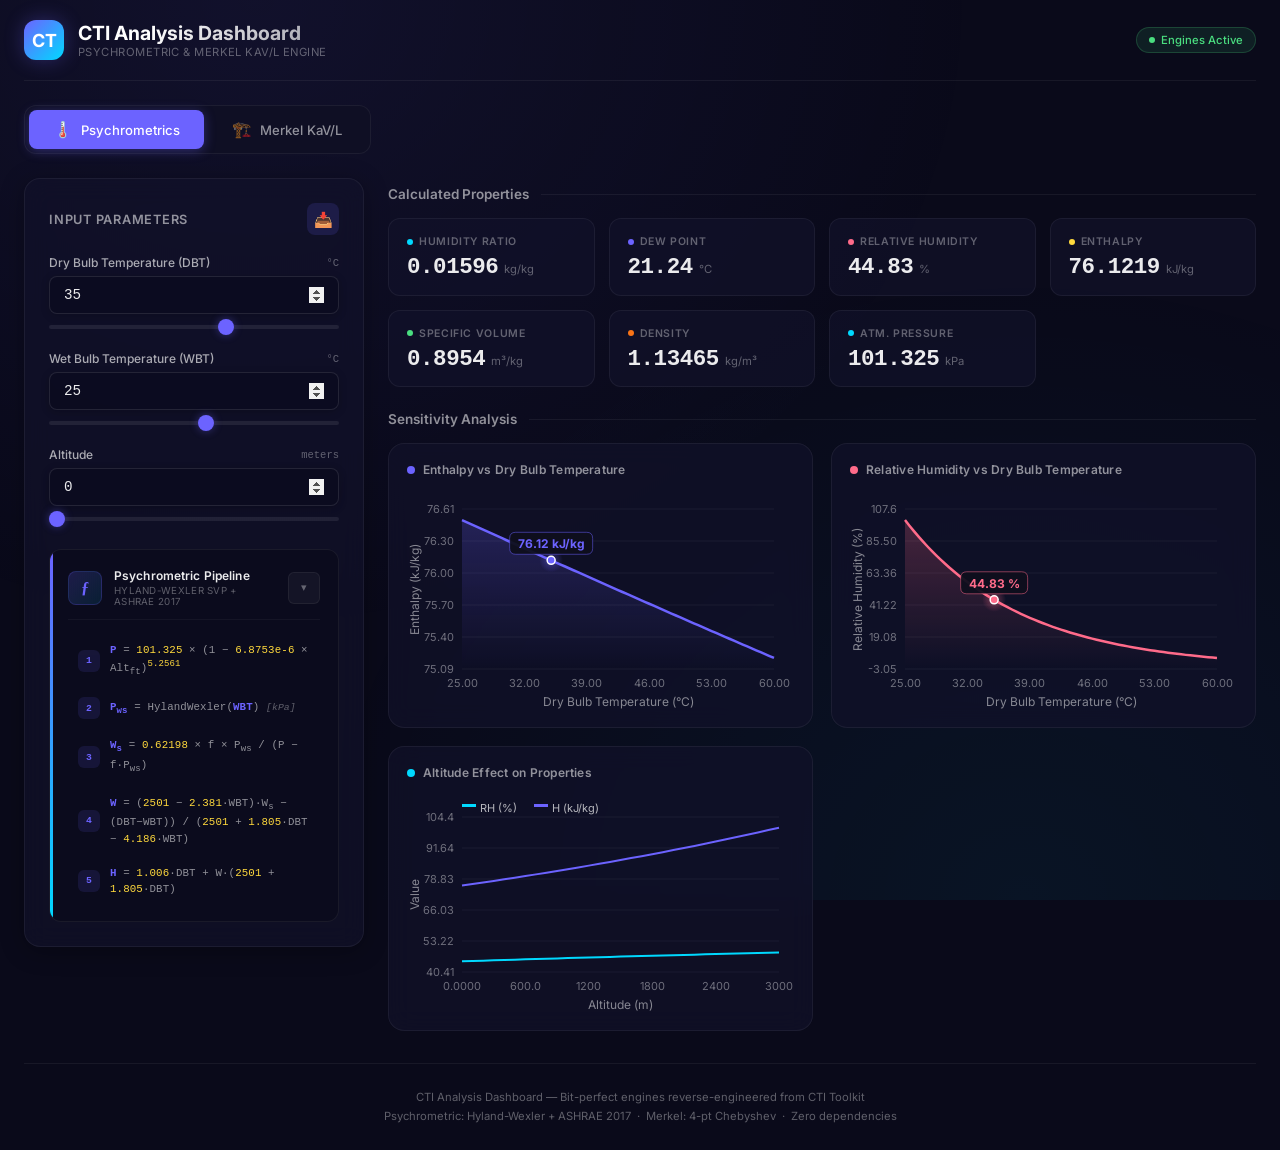
<file: cti_dashboard/index.html>
<!DOCTYPE html>
<html lang="en">

<head>
    <meta charset="UTF-8">
    <meta name="viewport" content="width=device-width, initial-scale=1.0, viewport-fit=cover">
    <meta name="description"
        content="CTI Cooling Tower Analysis Dashboard — Psychrometric & Merkel KaV/L Calculator. Reverse-engineered from CTI Toolkit with bit-perfect accuracy.">
    <meta name="theme-color" content="#0a0a1a">

    <!-- PWA / Home Screen -->
    <meta name="apple-mobile-web-app-capable" content="yes">
    <meta name="apple-mobile-web-app-status-bar-style" content="black-translucent">
    <meta name="apple-mobile-web-app-title" content="CTI Dashboard">
    <meta name="mobile-web-app-capable" content="yes">
    <meta name="application-name" content="CTI Dashboard">

    <!-- Prevent iOS from auto-linking phone numbers / addresses -->
    <meta name="format-detection" content="telephone=no, date=no, address=no, email=no">

    <!-- Open Graph -->
    <meta property="og:title" content="CTI Analysis Dashboard">
    <meta property="og:description" content="Psychrometric & Merkel KaV/L Calculator for Cooling Tower Analysis">
    <meta property="og:type" content="website">

    <title>CTI Analysis Dashboard — Psychrometrics & Merkel KaV/L</title>

    <!-- PWA Manifest -->
    <link rel="manifest" href="manifest.json">

    <!-- Favicon -->
    <link rel="icon" type="image/svg+xml" href="favicon.svg">
    <link rel="shortcut icon" href="favicon.svg">

    <!-- Google Fonts: Inter -->
    <link rel="preconnect" href="https://fonts.googleapis.com">
    <link rel="preconnect" href="https://fonts.gstatic.com" crossorigin>
    <link href="https://fonts.googleapis.com/css2?family=Inter:wght@400;500;600;700&display=swap" rel="stylesheet">

    <!-- Styles -->
    <link rel="stylesheet" href="css/styles.css">
</head>

<body>

    <div class="app-container">

        <!-- ================================================================
         HEADER
         ================================================================ -->
        <header class="app-header">
            <div class="app-logo">
                <div class="app-logo-icon">CT</div>
                <div>
                    <div class="app-title">CTI Analysis Dashboard</div>
                    <div class="app-subtitle">Psychrometric & Merkel KaV/L Engine</div>
                </div>
            </div>
            <div class="header-meta">
                <div class="status-badge">
                    <span class="status-dot"></span>
                    Engines Active
                </div>
            </div>
        </header>

        <!-- ================================================================
         TAB BAR
         ================================================================ -->
        <nav class="tab-bar" role="tablist" aria-label="Calculator selection">
            <button class="tab-btn active" data-tab="psychro" role="tab" aria-selected="true" id="tab-psychro">
                <span class="tab-icon">🌡️</span>
                Psychrometrics
            </button>
            <button class="tab-btn" data-tab="merkel" role="tab" aria-selected="false" id="tab-merkel">
                <span class="tab-icon">🏗️</span>
                Merkel KaV/L
            </button>
        </nav>

        <!-- ================================================================
         PSYCHROMETRICS PANEL
         ================================================================ -->
        <section class="tab-panel active" id="panel-psychro" role="tabpanel" aria-labelledby="tab-psychro">
            <div class="panel-grid">

                <!-- --- Input Card --- -->
                <div class="card stagger-1">
                    <div class="card-header">
                        <span class="card-title">Input Parameters</span>
                        <div class="card-icon"
                            style="background: rgba(108, 99, 255, 0.15); color: var(--accent-purple);">📥</div>
                    </div>

                    <!-- Dry Bulb Temperature -->
                    <div class="input-group">
                        <label class="input-label" for="p-dbt">
                            <span class="input-label-text">Dry Bulb Temperature (DBT)</span>
                            <span class="input-label-unit">°C</span>
                        </label>
                        <input type="number" id="p-dbt" class="input-field" value="35" min="-5" max="60" step="0.1" inputmode="decimal" autocomplete="off">
                        <input type="range" class="slider-input" data-target="p-dbt" min="-5" max="60" step="0.5"
                            value="35">
                    </div>

                    <!-- Wet Bulb Temperature -->
                    <div class="input-group">
                        <label class="input-label" for="p-wbt">
                            <span class="input-label-text">Wet Bulb Temperature (WBT)</span>
                            <span class="input-label-unit">°C</span>
                        </label>
                        <input type="number" id="p-wbt" class="input-field" value="25" min="-5" max="50" step="0.1" inputmode="decimal" autocomplete="off">
                        <input type="range" class="slider-input" data-target="p-wbt" min="-5" max="50" step="0.5"
                            value="25">
                    </div>

                    <!-- Altitude -->
                    <div class="input-group">
                        <label class="input-label" for="p-alt">
                            <span class="input-label-text">Altitude</span>
                            <span class="input-label-unit">meters</span>
                        </label>
                        <input type="number" id="p-alt" class="input-field" value="0" min="0" max="3000" step="10" inputmode="numeric" autocomplete="off">
                        <input type="range" class="slider-input" data-target="p-alt" min="0" max="3000" step="50"
                            value="0">
                    </div>

                    <div class="error-message" id="p-error"></div>
                    <div class="status-message" id="psychro-status" data-state="loading"></div>

                    <!-- Formula Reference -->
                    <div class="formula-ref" id="formula-psychro">
                        <div class="formula-header">
                            <span class="formula-icon">ƒ</span>
                            <div>
                                <div class="formula-title">Psychrometric Pipeline</div>
                                <div class="formula-subtitle">Hyland-Wexler SVP + ASHRAE 2017</div>
                            </div>
                            <button class="formula-toggle" aria-label="Toggle formula" aria-expanded="true" data-target="formula-psychro">
                                <span class="formula-toggle-icon">▾</span>
                            </button>
                        </div>
                        <div class="formula-body">
                        <div class="formula-steps">
                            <div class="formula-step">
                                <span class="step-num">1</span>
                                <span class="step-text"><span class="var">P</span> = <span class="num">101.325</span> ×
                                    (1 − <span class="num">6.8753e-6</span> × Alt<sub>ft</sub>)<sup><span
                                            class="num">5.2561</span></sup></span>
                            </div>
                            <div class="formula-step">
                                <span class="step-num">2</span>
                                <span class="step-text"><span class="var">P<sub>ws</sub></span> = HylandWexler(<span
                                        class="var">WBT</span>) <span class="step-comment">[kPa]</span></span>
                            </div>
                            <div class="formula-step">
                                <span class="step-num">3</span>
                                <span class="step-text"><span class="var">W<sub>s</sub></span> = <span
                                        class="num">0.62198</span> × f × P<sub>ws</sub> / (P − f·P<sub>ws</sub>)</span>
                            </div>
                            <div class="formula-step">
                                <span class="step-num">4</span>
                                <span class="step-text"><span class="var">W</span> = (<span class="num">2501</span> −
                                    <span class="num">2.381</span>·WBT)·W<sub>s</sub> − (DBT−WBT)) / (<span
                                        class="num">2501</span> + <span class="num">1.805</span>·DBT − <span
                                        class="num">4.186</span>·WBT)</span>
                            </div>
                            <div class="formula-step">
                                <span class="step-num">5</span>
                                <span class="step-text"><span class="var">H</span> = <span class="num">1.006</span>·DBT
                                    + W·(<span class="num">2501</span> + <span class="num">1.805</span>·DBT)</span>
                            </div>
                        </div>
                        </div><!-- /.formula-body -->
                    </div>
                </div>

                <!-- --- Results Area --- -->
                <div>
                    <!-- Results Cards -->
                    <div class="section-header stagger-2">
                        <span class="section-title">Calculated Properties</span>
                        <div class="section-line"></div>
                    </div>

                    <div class="results-grid">
                        <div class="result-card stagger-2" style="--card-accent: var(--accent-cyan);">
                            <div class="result-label">
                                <span class="label-dot" style="background: var(--accent-cyan);"></span>
                                Humidity Ratio
                            </div>
                            <div id="out-hr" class="result-value-wrapper">
                                <span class="result-value">—</span>
                                <span class="result-unit">kg/kg</span>
                            </div>
                        </div>

                        <div class="result-card stagger-3" style="--card-accent: var(--accent-purple);">
                            <div class="result-label">
                                <span class="label-dot" style="background: var(--accent-purple);"></span>
                                Dew Point
                            </div>
                            <div id="out-dp" class="result-value-wrapper">
                                <span class="result-value">—</span>
                                <span class="result-unit">°C</span>
                            </div>
                        </div>

                        <div class="result-card stagger-4" style="--card-accent: var(--accent-rose);">
                            <div class="result-label">
                                <span class="label-dot" style="background: var(--accent-rose);"></span>
                                Relative Humidity
                            </div>
                            <div id="out-rh" class="result-value-wrapper">
                                <span class="result-value">—</span>
                                <span class="result-unit">%</span>
                            </div>
                        </div>

                        <div class="result-card stagger-5" style="--card-accent: var(--accent-gold);">
                            <div class="result-label">
                                <span class="label-dot" style="background: var(--accent-gold);"></span>
                                Enthalpy
                            </div>
                            <div id="out-h" class="result-value-wrapper">
                                <span class="result-value">—</span>
                                <span class="result-unit">kJ/kg</span>
                            </div>
                        </div>

                        <div class="result-card stagger-6" style="--card-accent: var(--accent-green);">
                            <div class="result-label">
                                <span class="label-dot" style="background: var(--accent-green);"></span>
                                Specific Volume
                            </div>
                            <div id="out-sv" class="result-value-wrapper">
                                <span class="result-value">—</span>
                                <span class="result-unit">m³/kg</span>
                            </div>
                        </div>

                        <div class="result-card stagger-7" style="--card-accent: var(--accent-orange);">
                            <div class="result-label">
                                <span class="label-dot" style="background: var(--accent-orange);"></span>
                                Density
                            </div>
                            <div id="out-dens" class="result-value-wrapper">
                                <span class="result-value">—</span>
                                <span class="result-unit">kg/m³</span>
                            </div>
                        </div>

                        <div class="result-card stagger-7" style="--card-accent: var(--accent-cyan);">
                            <div class="result-label">
                                <span class="label-dot" style="background: var(--accent-cyan);"></span>
                                Atm. Pressure
                            </div>
                            <div id="out-p" class="result-value-wrapper">
                                <span class="result-value">—</span>
                                <span class="result-unit">kPa</span>
                            </div>
                        </div>
                    </div>

                    <!-- Charts -->
                    <div class="section-header">
                        <span class="section-title">Sensitivity Analysis</span>
                        <div class="section-line"></div>
                    </div>

                    <div class="charts-grid">
                        <div class="chart-card">
                            <div class="chart-title">
                                <span class="chart-dot" style="background: var(--accent-purple);"></span>
                                Enthalpy vs Dry Bulb Temperature
                            </div>
                            <canvas id="chart-enthalpy-dbt" class="chart-canvas"></canvas>
                        </div>

                        <div class="chart-card">
                            <div class="chart-title">
                                <span class="chart-dot" style="background: var(--accent-rose);"></span>
                                Relative Humidity vs Dry Bulb Temperature
                            </div>
                            <canvas id="chart-hr-dbt" class="chart-canvas"></canvas>
                        </div>

                        <div class="chart-card">
                            <div class="chart-title">
                                <span class="chart-dot" style="background: var(--accent-cyan);"></span>
                                Altitude Effect on Properties
                            </div>
                            <canvas id="chart-altitude-effect" class="chart-canvas"></canvas>
                        </div>
                    </div>
                </div>

            </div>
        </section>

        <!-- ================================================================
         MERKEL KaV/L PANEL
         ================================================================ -->
        <section class="tab-panel" id="panel-merkel" role="tabpanel" aria-labelledby="tab-merkel">
            <div class="panel-grid">

                <!-- --- Input Card --- -->
                <div class="card stagger-1">
                    <div class="card-header">
                        <span class="card-title">Tower Parameters</span>
                        <div class="card-icon" style="background: rgba(0, 217, 255, 0.15); color: var(--accent-cyan);">
                            🔧</div>
                    </div>

                    <!-- HWT -->
                    <div class="input-group">
                        <label class="input-label" for="m-hwt">
                            <span class="input-label-text">Hot Water Temp (HWT)</span>
                            <span class="input-label-unit">°C</span>
                        </label>
                        <input type="number" id="m-hwt" class="input-field" value="40" min="30" max="70" step="0.1" inputmode="decimal" autocomplete="off">
                        <input type="range" class="slider-input" data-target="m-hwt" min="30" max="70" step="0.5"
                            value="40">
                    </div>

                    <!-- CWT -->
                    <div class="input-group">
                        <label class="input-label" for="m-cwt">
                            <span class="input-label-text">Cold Water Temp (CWT)</span>
                            <span class="input-label-unit">°C</span>
                        </label>
                        <input type="number" id="m-cwt" class="input-field" value="28" min="20" max="50" step="0.1" inputmode="decimal" autocomplete="off">
                        <input type="range" class="slider-input" data-target="m-cwt" min="20" max="50" step="0.5"
                            value="28">
                    </div>

                    <!-- WBT -->
                    <div class="input-group">
                        <label class="input-label" for="m-wbt">
                            <span class="input-label-text">Wet Bulb Temp (WBT)</span>
                            <span class="input-label-unit">°C</span>
                        </label>
                        <input type="number" id="m-wbt" class="input-field" value="20" min="10" max="40" step="0.1" inputmode="decimal" autocomplete="off">
                        <input type="range" class="slider-input" data-target="m-wbt" min="10" max="40" step="0.5"
                            value="20">
                    </div>

                    <!-- L/G -->
                    <div class="input-group">
                        <label class="input-label" for="m-lg">
                            <span class="input-label-text">L/G Ratio</span>
                            <span class="input-label-unit">dimensionless</span>
                        </label>
                        <input type="number" id="m-lg" class="input-field" value="1.0" min="0.5" max="3.0" step="0.01" inputmode="decimal" autocomplete="off">
                        <input type="range" class="slider-input" data-target="m-lg" min="0.5" max="3.0" step="0.05"
                            value="1.0">
                    </div>

                    <!-- Altitude -->
                    <div class="input-group">
                        <label class="input-label" for="m-alt">
                            <span class="input-label-text">Altitude</span>
                            <span class="input-label-unit">meters</span>
                        </label>
                        <input type="number" id="m-alt" class="input-field" value="0" min="0" max="2500" step="10" inputmode="numeric" autocomplete="off">
                        <input type="range" class="slider-input" data-target="m-alt" min="0" max="2500" step="50"
                            value="0">
                    </div>

                    <div class="error-message" id="m-error"></div>
                    <div class="status-message" id="merkel-status" data-state="loading"></div>

                    <!-- Formula Reference -->
                    <div class="formula-ref" id="formula-merkel">
                        <div class="formula-header">
                            <span class="formula-icon">∫</span>
                            <div>
                                <div class="formula-title">Merkel Integration</div>
                                <div class="formula-subtitle">4-Point Chebyshev Numerical Method</div>
                            </div>
                            <button class="formula-toggle" aria-label="Toggle formula" aria-expanded="true" data-target="formula-merkel">
                                <span class="formula-toggle-icon">▾</span>
                            </button>
                        </div>
                        <div class="formula-body">
                        <div class="formula-steps">
                            <div class="formula-step">
                                <span class="step-num">1</span>
                                <span class="step-text"><span class="var">Cheb</span> = [<span class="num">0.9</span>,
                                    <span class="num">0.6</span>, <span class="num">0.4</span>, <span
                                        class="num">0.1</span>]</span>
                            </div>
                            <div class="formula-step">
                                <span class="step-num">2</span>
                                <span class="step-text"><span class="var">h<sub>in</sub></span> = h<sub>sat</sub>(P,
                                    WBT) <span class="step-comment">saturated enthalpy</span></span>
                            </div>
                            <div class="formula-step">
                                <span class="step-num">3</span>
                                <span class="step-text"><span class="kw">for</span> i = 0…3 : <span
                                        class="var">T<sub>i</sub></span> = Range · Cheb[i] + CWT</span>
                            </div>
                            <div class="formula-step">
                                <span class="step-num">4</span>
                                <span class="step-text">sum += <span class="num">0.25</span> /
                                    (h<sub>sat</sub>(T<sub>i</sub>) − h<sub>air</sub>(T<sub>i</sub>))</span>
                            </div>
                            <div class="formula-step highlight">
                                <span class="step-num">⟹</span>
                                <span class="step-text"><span class="var">KaV/L</span> = sum × Range</span>
                            </div>
                        </div>
                        </div><!-- /.formula-body -->
                    </div>
                </div>

                <!-- --- Results Area --- -->
                <div>
                    <!-- KaV/L Hero Card -->
                    <div class="results-grid">
                        <div class="result-card hero stagger-2">
                            <div class="result-label">
                                <span class="label-dot" style="background: var(--accent-purple);"></span>
                                Merkel Characteristic — KaV/L
                            </div>
                            <div id="out-kavl" class="result-value-wrapper" style="justify-content: center;">
                                <span class="result-value">—</span>
                            </div>
                        </div>

                        <div class="result-card stagger-3" style="--card-accent: var(--accent-cyan);">
                            <div class="result-label">
                                <span class="label-dot" style="background: var(--accent-cyan);"></span>
                                Cooling Range
                            </div>
                            <div id="out-range" class="result-value-wrapper">
                                <span class="result-value">—</span>
                                <span class="result-unit">°C</span>
                            </div>
                        </div>

                        <div class="result-card stagger-4" style="--card-accent: var(--accent-green);">
                            <div class="result-label">
                                <span class="label-dot" style="background: var(--accent-green);"></span>
                                Approach
                            </div>
                            <div id="out-approach" class="result-value-wrapper">
                                <span class="result-value">—</span>
                                <span class="result-unit">°C</span>
                            </div>
                        </div>

                        <div class="result-card stagger-5" style="--card-accent: var(--accent-gold);">
                            <div class="result-label">
                                <span class="label-dot" style="background: var(--accent-gold);"></span>
                                Atm. Pressure
                            </div>
                            <div id="out-m-pressure" class="result-value-wrapper">
                                <span class="result-value">—</span>
                                <span class="result-unit">kPa</span>
                            </div>
                        </div>
                    </div>

                    <!-- Charts -->
                    <div class="section-header">
                        <span class="section-title">Performance Curves</span>
                        <div class="section-line"></div>
                    </div>

                    <div class="charts-grid">
                        <div class="chart-card">
                            <div class="chart-title">
                                <span class="chart-dot" style="background: var(--accent-gold);"></span>
                                KaV/L vs L/G Ratio
                            </div>
                            <canvas id="chart-kavl-lg" class="chart-canvas"></canvas>
                        </div>

                        <div class="chart-card">
                            <div class="chart-title">
                                <span class="chart-dot" style="background: var(--accent-green);"></span>
                                KaV/L vs Altitude
                            </div>
                            <canvas id="chart-kavl-alt" class="chart-canvas"></canvas>
                        </div>

                        <div class="chart-card">
                            <div class="chart-title">
                                <span class="chart-dot" style="background: var(--accent-cyan);"></span>
                                KaV/L at Different WBTs
                            </div>
                            <canvas id="chart-kavl-wbt" class="chart-canvas"></canvas>
                        </div>
                    </div>
                </div>

            </div>
        </section>

        <!-- ================================================================
         FOOTER
         ================================================================ -->
        <footer class="app-footer">
            <p>
                CTI Analysis Dashboard — Bit-perfect engines reverse-engineered from CTI Toolkit
                <br>
                Psychrometric: Hyland-Wexler + ASHRAE 2017 &nbsp;·&nbsp; Merkel: 4-pt Chebyshev &nbsp;·&nbsp; Zero
                dependencies
            </p>
        </footer>

    </div>

    <!-- Application Script (ES Modules) -->
    <script type="module" src="js/app.js"></script>

</body>

</html>
</file>
<file: cti_dashboard/css/styles.css>
/**
 * ============================================================
 * CTI DASHBOARD — Design System & Styles
 * ============================================================
 * 
 * A premium dark-mode dashboard theme inspired by modern
 * data analytics platforms (Linear, Vercel, Raycast).
 * 
 * Design tokens:
 *   --bg-primary:    Deep navy background
 *   --bg-card:       Glass-morphic card backgrounds
 *   --accent-*:      Vibrant accent colors for data viz
 *   --font-primary:  Inter (via Google Fonts)
 * 
 * Architecture:
 *   1. Reset & custom properties
 *   2. Typography
 *   3. Layout (header, tabs, grid)
 *   4. Components (cards, inputs, results)
 *   5. Charts
 *   6. Animations
 *   7. Responsive breakpoints
 */

/* ============================================================
   1. RESET & CUSTOM PROPERTIES
   ============================================================ */

*,
*::before,
*::after {
    margin: 0;
    padding: 0;
    box-sizing: border-box;
}

:root {
    /* Backgrounds */
    --bg-primary: #0a0a1a;
    --bg-secondary: #0f0f24;
    --bg-card: rgba(18, 18, 42, 0.7);
    --bg-card-hover: rgba(26, 26, 58, 0.8);
    --bg-input: rgba(12, 12, 32, 0.8);
    --bg-input-focus: rgba(18, 18, 50, 0.95);

    /* Borders */
    --border-subtle: rgba(255, 255, 255, 0.06);
    --border-input: rgba(255, 255, 255, 0.1);
    --border-focus: rgba(108, 99, 255, 0.5);

    /* Text */
    --text-primary: rgba(255, 255, 255, 0.92);
    --text-secondary: rgba(255, 255, 255, 0.55);
    --text-tertiary: rgba(255, 255, 255, 0.35);
    --text-label: rgba(255, 255, 255, 0.65);

    /* Accent Colors */
    --accent-purple: #6C63FF;
    --accent-cyan: #00D9FF;
    --accent-rose: #FF6B8A;
    --accent-gold: #FFD93D;
    --accent-green: #4ADE80;
    --accent-orange: #F97316;

    /* Shadows */
    --shadow-card: 0 4px 24px rgba(0, 0, 0, 0.3);
    --shadow-glow: 0 0 30px rgba(108, 99, 255, 0.15);
    --shadow-input: 0 2px 8px rgba(0, 0, 0, 0.2);

    /* Sizing */
    --radius-sm: 8px;
    --radius-md: 12px;
    --radius-lg: 16px;
    --radius-xl: 20px;

    /* Transitions */
    --transition-fast: 150ms cubic-bezier(0.4, 0, 0.2, 1);
    --transition-med: 250ms cubic-bezier(0.4, 0, 0.2, 1);
    --transition-slow: 400ms cubic-bezier(0.4, 0, 0.2, 1);
}

html {
    font-size: 15px;
    -webkit-font-smoothing: antialiased;
    -moz-osx-font-smoothing: grayscale;
    /* Prevent iOS Safari from auto-scaling text after orientation change */
    -webkit-text-size-adjust: 100%;
    text-size-adjust: 100%;
}

body {
    font-family: 'Inter', -apple-system, BlinkMacSystemFont, 'Segoe UI', sans-serif;
    background: var(--bg-primary);
    color: var(--text-primary);
    min-height: 100vh;
    overflow-x: hidden;
    /* Remove blue highlight flash on tap (iOS / Android) */
    -webkit-tap-highlight-color: transparent;
    /* Block over-scroll bounce except when content needs it */
    overscroll-behavior-y: none;
}

/* Subtle gradient background */
body::before {
    content: '';
    position: fixed;
    top: 0;
    left: 0;
    right: 0;
    bottom: 0;
    background:
        radial-gradient(ellipse at 20% 0%, rgba(108, 99, 255, 0.08) 0%, transparent 50%),
        radial-gradient(ellipse at 80% 100%, rgba(0, 217, 255, 0.05) 0%, transparent 50%);
    pointer-events: none;
    z-index: 0;
}

/* ============================================================
   2. TYPOGRAPHY
   ============================================================ */

h1,
h2,
h3,
h4 {
    font-weight: 600;
    letter-spacing: -0.02em;
    line-height: 1.2;
}

h1 {
    font-size: 1.75rem;
}

h2 {
    font-size: 1.25rem;
}

h3 {
    font-size: 1rem;
}

/* ============================================================
   3. LAYOUT
   ============================================================ */

.app-container {
    max-width: 1400px;
    margin: 0 auto;
    padding: 0 24px;
    position: relative;
    z-index: 1;
}

/* --- Header --- */

.app-header {
    display: flex;
    align-items: center;
    justify-content: space-between;
    padding: 20px 0;
    border-bottom: 1px solid var(--border-subtle);
    margin-bottom: 24px;
}

.app-logo {
    display: flex;
    align-items: center;
    gap: 14px;
}

.app-logo-icon {
    width: 40px;
    height: 40px;
    border-radius: var(--radius-md);
    background: linear-gradient(135deg, var(--accent-purple), var(--accent-cyan));
    display: flex;
    align-items: center;
    justify-content: center;
    font-size: 1.2rem;
    font-weight: 700;
    color: white;
    box-shadow: 0 0 20px rgba(108, 99, 255, 0.3);
}

.app-title {
    font-size: 1.3rem;
    font-weight: 700;
    background: linear-gradient(135deg, #fff 30%, rgba(255, 255, 255, 0.6));
    -webkit-background-clip: text;
    -webkit-text-fill-color: transparent;
    background-clip: text;
}

.app-subtitle {
    font-size: 0.75rem;
    color: var(--text-tertiary);
    font-weight: 400;
    letter-spacing: 0.04em;
    text-transform: uppercase;
}

.header-meta {
    display: flex;
    align-items: center;
    gap: 16px;
    font-size: 0.8rem;
    color: var(--text-tertiary);
}

.status-badge {
    display: flex;
    align-items: center;
    gap: 6px;
    padding: 5px 12px;
    background: rgba(74, 222, 128, 0.1);
    border: 1px solid rgba(74, 222, 128, 0.2);
    border-radius: 20px;
    color: var(--accent-green);
    font-size: 0.75rem;
    font-weight: 500;
}

.status-dot {
    width: 6px;
    height: 6px;
    border-radius: 50%;
    background: var(--accent-green);
    animation: pulse 2s infinite;
}

/* --- Tabs --- */

.tab-bar {
    display: flex;
    gap: 4px;
    padding: 4px;
    background: var(--bg-secondary);
    border-radius: var(--radius-md);
    border: 1px solid var(--border-subtle);
    margin-bottom: 24px;
    width: fit-content;
}

.tab-btn {
    padding: 10px 24px;
    border: none;
    background: transparent;
    color: var(--text-secondary);
    font-family: inherit;
    font-size: 0.875rem;
    font-weight: 500;
    border-radius: var(--radius-sm);
    cursor: pointer;
    transition: all var(--transition-fast);
    display: flex;
    align-items: center;
    gap: 8px;
    /* Snappy tap on mobile — no 300ms delay */
    touch-action: manipulation;
    user-select: none;
    -webkit-user-select: none;
    /* Suppress callout on long-press (iOS) */
    -webkit-touch-callout: none;
}

.tab-btn:hover {
    color: var(--text-primary);
    background: rgba(255, 255, 255, 0.04);
}

.tab-btn.active {
    background: var(--accent-purple);
    color: white;
    box-shadow: 0 2px 12px rgba(108, 99, 255, 0.35);
}

.tab-btn .tab-icon {
    font-size: 1.05rem;
}

.tab-panel {
    display: none;
}

.tab-panel.active {
    display: block;
}

/* Directional slide animations (applied via JS on tab switch) */
.tab-panel.active.slide-from-right {
    animation: slideInFromRight 0.3s cubic-bezier(0.25, 0.46, 0.45, 0.94) both;
}

.tab-panel.active.slide-from-left {
    animation: slideInFromLeft 0.3s cubic-bezier(0.25, 0.46, 0.45, 0.94) both;
}

/* --- Main Grid --- */

.panel-grid {
    display: grid;
    grid-template-columns: 340px 1fr;
    gap: 24px;
    align-items: start;
}

/* ============================================================
   4. COMPONENTS
   ============================================================ */

/* --- Cards --- */

.card {
    background: var(--bg-card);
    border: 1px solid var(--border-subtle);
    border-radius: var(--radius-lg);
    padding: 24px;
    backdrop-filter: blur(12px);
    -webkit-backdrop-filter: blur(12px);
    box-shadow: var(--shadow-card);
    transition: border-color var(--transition-med);
}

.card:hover {
    border-color: rgba(255, 255, 255, 0.1);
}

.card-header {
    display: flex;
    align-items: center;
    justify-content: space-between;
    margin-bottom: 20px;
}

.card-title {
    font-size: 0.85rem;
    text-transform: uppercase;
    letter-spacing: 0.06em;
    color: var(--text-secondary);
    font-weight: 600;
}

.card-icon {
    width: 32px;
    height: 32px;
    border-radius: var(--radius-sm);
    display: flex;
    align-items: center;
    justify-content: center;
    font-size: 1rem;
}

/* --- Input Groups --- */

.input-group {
    margin-bottom: 18px;
}

.input-group:last-child {
    margin-bottom: 0;
}

.input-label {
    display: flex;
    align-items: center;
    justify-content: space-between;
    margin-bottom: 6px;
}

.input-label-text {
    font-size: 0.8rem;
    color: var(--text-label);
    font-weight: 500;
}

.input-label-unit {
    font-size: 0.7rem;
    color: var(--text-tertiary);
    font-family: 'SF Mono', 'Cascadia Code', monospace;
}

.input-field {
    width: 100%;
    padding: 10px 14px;
    background: var(--bg-input);
    border: 1px solid var(--border-input);
    border-radius: var(--radius-sm);
    color: var(--text-primary);
    font-family: 'SF Mono', 'Cascadia Code', 'Consolas', monospace;
    font-size: 0.95rem;
    font-weight: 500;
    outline: none;
    transition: all var(--transition-fast);
    box-shadow: var(--shadow-input);
}

.input-field:focus {
    border-color: var(--border-focus);
    background: var(--bg-input-focus);
    box-shadow: var(--shadow-input), 0 0 0 3px rgba(108, 99, 255, 0.1);
}

.input-field::-webkit-inner-spin-button,
.input-field::-webkit-outer-spin-button {
    opacity: 1;
}

/* Range sliders */
input[type="range"].slider-input {
    width: 100%;
    height: 4px;
    -webkit-appearance: none;
    appearance: none;
    background: rgba(255, 255, 255, 0.08);
    border-radius: 2px;
    outline: none;
    margin-top: 8px;
    /* Allow vertical scroll on page while letting horizontal drags work on the slider */
    touch-action: pan-y;
    cursor: pointer;
}

input[type="range"].slider-input::-webkit-slider-thumb {
    -webkit-appearance: none;
    width: 16px;
    height: 16px;
    border-radius: 50%;
    background: var(--accent-purple);
    cursor: pointer;
    box-shadow: 0 0 8px rgba(108, 99, 255, 0.4);
    transition: transform var(--transition-fast);
}

input[type="range"].slider-input::-webkit-slider-thumb:hover {
    transform: scale(1.2);
}

/* --- Error Message --- */

.error-message {
    display: none;
    padding: 10px 14px;
    background: rgba(255, 107, 138, 0.1);
    border: 1px solid rgba(255, 107, 138, 0.25);
    border-radius: var(--radius-sm);
    color: var(--accent-rose);
    font-size: 0.8rem;
    margin-top: 12px;
    font-weight: 500;
}

.status-message {
    font-size: 0.78rem;
    margin-top: 10px;
    padding: 6px 10px;
    border-radius: var(--radius-sm);
    font-weight: 500;
}
.status-message:empty { display: none; }
.status-message[data-state="loading"] {
    background: rgba(0, 217, 255, 0.08);
    color: var(--accent-cyan);
}
.status-message[data-state="error"] {
    background: rgba(255, 107, 138, 0.1);
    color: var(--accent-rose);
    display: block;
}

/* --- Results Grid --- */

.results-grid {
    display: grid;
    grid-template-columns: repeat(auto-fit, minmax(180px, 1fr));
    gap: 14px;
    margin-bottom: 24px;
}

.result-card {
    background: var(--bg-card);
    border: 1px solid var(--border-subtle);
    border-radius: var(--radius-md);
    padding: 16px 18px;
    transition: all var(--transition-med);
    position: relative;
    overflow: hidden;
}

.result-card::before {
    content: '';
    position: absolute;
    top: 0;
    left: 0;
    right: 0;
    height: 2px;
    background: linear-gradient(90deg, var(--card-accent, var(--accent-purple)), transparent);
    opacity: 0;
    transition: opacity var(--transition-med);
}

.result-card:hover {
    border-color: rgba(255, 255, 255, 0.1);
    transform: translateY(-2px);
    box-shadow: var(--shadow-card);
}

.result-card:hover::before {
    opacity: 1;
}

.result-card.flash {
    border-color: rgba(108, 99, 255, 0.4);
}

.result-label {
    font-size: 0.7rem;
    text-transform: uppercase;
    letter-spacing: 0.06em;
    color: var(--text-tertiary);
    font-weight: 600;
    margin-bottom: 8px;
    display: flex;
    align-items: center;
    gap: 6px;
}

.result-label .label-dot {
    width: 6px;
    height: 6px;
    border-radius: 50%;
}

.result-value-wrapper {
    display: flex;
    align-items: baseline;
    gap: 6px;
}

.result-value {
    font-size: 1.5rem;
    font-weight: 700;
    font-family: 'SF Mono', 'Cascadia Code', 'Consolas', monospace;
    letter-spacing: -0.02em;
    color: var(--text-primary);
    line-height: 1;
}

.result-unit {
    font-size: 0.75rem;
    color: var(--text-tertiary);
    font-weight: 400;
}

/* KaV/L hero card */
.result-card.hero {
    grid-column: 1 / -1;
    background: linear-gradient(135deg, rgba(108, 99, 255, 0.12), rgba(0, 217, 255, 0.06));
    border-color: rgba(108, 99, 255, 0.2);
    padding: 24px;
    text-align: center;
}

.result-card.hero .result-value {
    font-size: 2.8rem;
    background: linear-gradient(135deg, var(--accent-purple), var(--accent-cyan));
    -webkit-background-clip: text;
    -webkit-text-fill-color: transparent;
    background-clip: text;
}

.result-card.hero .result-label {
    justify-content: center;
    font-size: 0.8rem;
}

/* ============================================================
   5. CHARTS
   ============================================================ */

.charts-grid {
    display: grid;
    /* min(380px, 100%) prevents overflow on narrow screens */
    grid-template-columns: repeat(auto-fit, minmax(min(380px, 100%), 1fr));
    gap: 18px;
}

.chart-card {
    background: var(--bg-card);
    border: 1px solid var(--border-subtle);
    border-radius: var(--radius-lg);
    padding: 18px;
    backdrop-filter: blur(12px);
}

.chart-title {
    font-size: 0.8rem;
    color: var(--text-secondary);
    font-weight: 600;
    letter-spacing: 0.02em;
    margin-bottom: 12px;
    display: flex;
    align-items: center;
    gap: 8px;
}

.chart-title .chart-dot {
    width: 8px;
    height: 8px;
    border-radius: 50%;
}

.chart-canvas {
    width: 100%;
    height: 220px;
    display: block;
}

/* ============================================================
   6. ANIMATIONS
   ============================================================ */

@keyframes fadeIn {
    from {
        opacity: 0;
        transform: translateY(8px);
    }

    to {
        opacity: 1;
        transform: translateY(0);
    }
}

@keyframes pulse {

    0%,
    100% {
        opacity: 1;
        transform: scale(1);
    }

    50% {
        opacity: 0.5;
        transform: scale(0.85);
    }
}

@keyframes slideUp {
    from {
        opacity: 0;
        transform: translateY(16px);
    }

    to {
        opacity: 1;
        transform: translateY(0);
    }
}

@keyframes slideInFromRight {
    from {
        opacity: 0;
        transform: translateX(36px);
    }

    to {
        opacity: 1;
        transform: translateX(0);
    }
}

@keyframes slideInFromLeft {
    from {
        opacity: 0;
        transform: translateX(-36px);
    }

    to {
        opacity: 1;
        transform: translateX(0);
    }
}

.stagger-1 {
    animation: slideUp 0.4s ease 0.1s both;
}

.stagger-2 {
    animation: slideUp 0.4s ease 0.15s both;
}

.stagger-3 {
    animation: slideUp 0.4s ease 0.2s both;
}

.stagger-4 {
    animation: slideUp 0.4s ease 0.25s both;
}

.stagger-5 {
    animation: slideUp 0.4s ease 0.3s both;
}

.stagger-6 {
    animation: slideUp 0.4s ease 0.35s both;
}

.stagger-7 {
    animation: slideUp 0.4s ease 0.4s both;
}

/* ============================================================
   7. RESPONSIVE BREAKPOINTS
   ============================================================ */

/* ---- Tablet: 1100px and below ---- */
@media (max-width: 1100px) {
    .panel-grid {
        grid-template-columns: 1fr;
    }

    .results-grid {
        grid-template-columns: repeat(auto-fit, minmax(150px, 1fr));
    }

    /* Collapse formula by default on tablet/mobile — JS will respect this */
    .formula-ref {
        margin-top: 20px;
    }
}

/* ============================================================
   MOBILE APP LAYOUT  (≤ 768px)
   — Native app patterns: sticky top bar, bottom nav, 
     inline input rows, safe-area support, slide transitions
   ============================================================ */
@media (max-width: 768px) {
    html {
        font-size: 14px;
    }

    /* ── 1. App container ── */
    .app-container {
        padding: 0 14px;
        /* reserve space for fixed bottom nav */
        padding-bottom: calc(76px + env(safe-area-inset-bottom, 0px));
    }

    /* ── 2. Sticky top header — iOS navigation-bar style ── */
    .app-header {
        position: sticky;
        top: 0;
        z-index: 90;
        /* Full-bleed beyond container padding */
        margin-left: -14px;
        margin-right: -14px;
        padding: 10px 14px;
        /* Reserve top safe area (notch) */
        padding-top: calc(10px + env(safe-area-inset-top, 0px));
        background: rgba(10, 10, 26, 0.92);
        backdrop-filter: blur(24px) saturate(180%);
        -webkit-backdrop-filter: blur(24px) saturate(180%);
        border-bottom: 1px solid rgba(255, 255, 255, 0.07);
        /* Horizontal: logo left, badge right — keep as row */
        flex-direction: row;
        align-items: center;
        gap: 0;
        margin-bottom: 0;
    }

    .app-logo {
        gap: 10px;
    }

    .app-logo-icon {
        width: 34px;
        height: 34px;
        font-size: 1rem;
    }

    .app-title {
        font-size: 1rem;
        font-weight: 700;
    }

    /* Hide long subtitle on mobile — save space */
    .app-subtitle {
        display: none;
    }

    .status-badge {
        font-size: 0.68rem;
        padding: 4px 9px;
    }

    /* Small spacer between sticky header and panel content */
    .tab-panel.active {
        padding-top: 18px;
    }

    /* ── 3. Bottom navigation bar — Android/iOS pattern ── */
    .tab-bar {
        /* Detach from flow, anchor to bottom of screen */
        position: fixed;
        bottom: 0;
        left: 0;
        right: 0;
        z-index: 100;
        width: 100% !important;
        margin: 0;

        /* Extend into home-indicator area */
        padding: 6px 32px;
        padding-bottom: calc(8px + env(safe-area-inset-bottom, 0px));

        /* Frosted-glass bar */
        background: rgba(9, 9, 22, 0.97);
        backdrop-filter: blur(28px) saturate(200%);
        -webkit-backdrop-filter: blur(28px) saturate(200%);
        border-top: 1px solid rgba(255, 255, 255, 0.08);
        border-radius: 0;

        /* Equal-spaced tabs */
        display: flex;
        gap: 0;
        justify-content: space-around;
    }

    .tab-btn {
        flex: 1;
        flex-direction: column;
        gap: 3px;
        padding: 8px 12px 6px;
        border-radius: var(--radius-sm);
        font-size: 0.65rem;
        letter-spacing: 0.02em;
        font-weight: 600;
        text-transform: uppercase;
        color: var(--text-tertiary);
        transition: color var(--transition-fast), background var(--transition-fast);
    }

    .tab-btn .tab-icon {
        font-size: 1.45rem;
        line-height: 1;
    }

    .tab-btn.active {
        background: rgba(108, 99, 255, 0.12);
        color: var(--accent-purple);
        box-shadow: none;
    }

    .tab-btn:hover {
        background: rgba(255, 255, 255, 0.04);
        color: var(--text-secondary);
    }

    /* ── 4. Cards ── */
    .card {
        padding: 16px 14px;
        border-radius: var(--radius-md);
    }

    .card-header {
        margin-bottom: 16px;
    }

    .card-title {
        font-size: 0.78rem;
    }

    /* ── 5. Input groups — native settings-row style ──
          Layout:  [Label text]          [value pill]
                   [════════● ─────────────────────── ]
    ── */
    .input-group {
        display: grid;
        grid-template-columns: 1fr auto;
        grid-template-rows: auto auto;
        column-gap: 12px;
        row-gap: 10px;
        align-items: center;

        padding: 13px 14px;
        background: rgba(255, 255, 255, 0.025);
        border: 1px solid var(--border-subtle);
        border-radius: var(--radius-md);
        margin-bottom: 8px;
    }

    .input-label {
        grid-column: 1;
        grid-row: 1;
        flex-direction: column;
        align-items: flex-start;
        justify-content: center;
        gap: 2px;
        margin-bottom: 0;
    }

    .input-label-text {
        font-size: 0.88rem;
        font-weight: 500;
        color: var(--text-primary);
    }

    .input-label-unit {
        font-size: 0.68rem;
        color: var(--text-tertiary);
        font-family: 'SF Mono', 'Cascadia Code', monospace;
        text-transform: lowercase;
    }

    /* Number input: compact pill on right side of label row */
    .input-field {
        grid-column: 2;
        grid-row: 1;
        width: 78px;
        text-align: center;
        padding: 7px 8px;
        font-size: 16px; /* prevents iOS zoom */
        font-weight: 700;
        letter-spacing: -0.01em;
        background: rgba(108, 99, 255, 0.1);
        border-color: rgba(108, 99, 255, 0.25);
        border-radius: 8px;
        color: var(--accent-purple);
    }

    .input-field:focus {
        background: rgba(108, 99, 255, 0.18);
        border-color: rgba(108, 99, 255, 0.5);
        color: white;
    }

    /* Slider: spans both columns below the row */
    input[type="range"].slider-input {
        grid-column: 1 / -1;
        grid-row: 2;
        margin-top: 0;
        height: 5px;
        padding: 9px 0; /* invisible vertical tap zone */
        background-clip: content-box;
        cursor: pointer;

        /* Filled track via CSS custom property (set by JS) */
        background-image: linear-gradient(
            to right,
            var(--accent-purple) 0%,
            var(--accent-purple) var(--slider-fill, 50%),
            rgba(255, 255, 255, 0.1) var(--slider-fill, 50%),
            rgba(255, 255, 255, 0.1) 100%
        );
    }

    input[type="range"].slider-input::-webkit-slider-thumb {
        width: 22px;
        height: 22px;
        box-shadow: 0 0 8px rgba(108, 99, 255, 0.6), 0 2px 6px rgba(0, 0, 0, 0.5);
    }

    input[type="range"].slider-input::-moz-range-thumb {
        width: 22px;
        height: 22px;
        border-radius: 50%;
        background: var(--accent-purple);
        border: none;
        cursor: pointer;
        box-shadow: 0 0 8px rgba(108, 99, 255, 0.6);
    }

    /* ── 6. Result cards — color-coded left border ── */
    .results-grid {
        grid-template-columns: 1fr 1fr;
        gap: 9px;
        margin-bottom: 20px;
    }

    .result-card {
        padding: 13px 13px;
        border-left: 3px solid var(--card-accent, var(--accent-purple));
        border-radius: 0 var(--radius-md) var(--radius-md) 0;
    }

    /* Remove the top-line pseudo since we use left border instead */
    .result-card::before {
        display: none;
    }

    .result-label {
        font-size: 0.62rem;
        margin-bottom: 6px;
    }

    .result-value {
        font-size: 1.5rem;
    }

    .result-unit {
        font-size: 0.7rem;
    }

    /* Hero KaV/L card */
    .result-card.hero {
        border-left: none;
        border-radius: var(--radius-md);
        padding: 20px 16px;
    }

    .result-card.hero::before {
        display: block;
    }

    .result-card.hero .result-value {
        font-size: 2.6rem;
    }

    .result-card.hero .result-label {
        font-size: 0.75rem;
    }

    /* ── 7. Section headers ── */
    .section-header {
        margin-top: 22px;
        margin-bottom: 12px;
    }

    .section-title {
        font-size: 0.72rem;
        font-weight: 700;
        text-transform: uppercase;
        letter-spacing: 0.08em;
        color: var(--text-tertiary);
        white-space: nowrap;
    }

    /* ── 8. Charts ── */
    .charts-grid {
        grid-template-columns: 1fr;
        gap: 12px;
    }

    .chart-card {
        padding: 14px;
    }

    .chart-canvas {
        height: 185px;
    }

    /* ── 9. Formula ref ── */
    .formula-ref {
        margin-top: 16px;
        padding: 13px 13px 13px 17px;
    }

    .formula-title {
        font-size: 0.78rem;
    }

    .step-text {
        font-size: 0.67rem;
    }

    /* ── 10. Footer ── */
    .app-footer {
        padding: 16px 0;
        margin-top: 20px;
    }
}

/* ── Small mobile: 480px ── */
@media (max-width: 480px) {
    .app-container {
        padding: 0 12px;
        padding-bottom: calc(76px + env(safe-area-inset-bottom, 0px));
    }

    .app-header {
        margin-left: -12px;
        margin-right: -12px;
        padding-left: 12px;
        padding-right: 12px;
    }

    .results-grid {
        grid-template-columns: 1fr 1fr;
        gap: 8px;
    }

    .result-value {
        font-size: 1.35rem;
    }

    .chart-canvas {
        height: 170px;
    }

    .input-field {
        width: 70px;
        font-size: 15px;
        padding: 6px 6px;
    }

    .tab-btn {
        font-size: 0.6rem;
        padding: 7px 8px 5px;
    }
}

/* ============================================================
   8. SCROLLBAR STYLING
   ============================================================ */

::-webkit-scrollbar {
    width: 6px;
}

::-webkit-scrollbar-track {
    background: transparent;
}

::-webkit-scrollbar-thumb {
    background: rgba(255, 255, 255, 0.1);
    border-radius: 3px;
}

::-webkit-scrollbar-thumb:hover {
    background: rgba(255, 255, 255, 0.2);
}

/* ============================================================
   9. SECTION DIVIDERS
   ============================================================ */

.section-header {
    display: flex;
    align-items: center;
    gap: 12px;
    margin-bottom: 16px;
    margin-top: 8px;
}

.section-title {
    font-size: 0.9rem;
    font-weight: 600;
    color: var(--text-secondary);
}

.section-line {
    flex: 1;
    height: 1px;
    background: var(--border-subtle);
}

/* ============================================================
   10. FORMULA REFERENCE PANEL  
   ============================================================ */

.formula-ref {
    margin-top: 24px;
    background: rgba(0, 0, 0, 0.2);
    border: 1px solid var(--border-subtle);
    border-radius: var(--radius-md);
    padding: 18px;
    position: relative;
    overflow: hidden;
}

/* Subtle left accent bar */
.formula-ref::before {
    content: '';
    position: absolute;
    top: 0;
    left: 0;
    width: 3px;
    height: 100%;
    background: linear-gradient(180deg, var(--accent-purple), var(--accent-cyan));
    border-radius: 0 2px 2px 0;
}

/* --- Formula Header --- */

.formula-header {
    display: flex;
    align-items: center;
    gap: 12px;
    margin-bottom: 16px;
    padding-bottom: 12px;
    border-bottom: 1px solid rgba(255, 255, 255, 0.04);
    transition: margin-bottom 0.3s ease, padding-bottom 0.3s ease,
                border-bottom-color 0.3s ease;
}

.formula-icon {
    width: 34px;
    height: 34px;
    border-radius: var(--radius-sm);
    background: linear-gradient(135deg, rgba(108, 99, 255, 0.2), rgba(0, 217, 255, 0.1));
    border: 1px solid rgba(108, 99, 255, 0.2);
    display: flex;
    align-items: center;
    justify-content: center;
    font-size: 1.1rem;
    font-weight: 700;
    color: var(--accent-purple);
    flex-shrink: 0;
    font-family: 'Georgia', 'Times New Roman', serif;
}

.formula-title {
    font-size: 0.8rem;
    font-weight: 600;
    color: var(--text-primary);
    letter-spacing: 0.01em;
}

.formula-subtitle {
    font-size: 0.65rem;
    color: var(--text-tertiary);
    font-weight: 400;
    letter-spacing: 0.03em;
    text-transform: uppercase;
    margin-top: 2px;
}

/* --- Formula Steps --- */

.formula-steps {
    display: flex;
    flex-direction: column;
    gap: 6px;
}

.formula-step {
    display: flex;
    align-items: center;
    gap: 10px;
    padding: 6px 10px;
    border-radius: 6px;
    transition: background var(--transition-fast);
}

.formula-step:hover {
    background: rgba(255, 255, 255, 0.03);
}

.formula-step.highlight {
    background: linear-gradient(90deg, rgba(108, 99, 255, 0.1), rgba(0, 217, 255, 0.05));
    border: 1px solid rgba(108, 99, 255, 0.15);
    margin-top: 4px;
}

.step-num {
    width: 22px;
    height: 22px;
    border-radius: 6px;
    background: rgba(108, 99, 255, 0.12);
    color: var(--accent-purple);
    display: flex;
    align-items: center;
    justify-content: center;
    font-size: 0.65rem;
    font-weight: 700;
    flex-shrink: 0;
    font-family: 'SF Mono', 'Cascadia Code', monospace;
}

.formula-step.highlight .step-num {
    background: linear-gradient(135deg, var(--accent-purple), var(--accent-cyan));
    color: white;
    font-size: 0.7rem;
}

.step-text {
    font-family: 'SF Mono', 'Cascadia Code', 'Consolas', monospace;
    font-size: 0.72rem;
    color: var(--text-secondary);
    line-height: 1.5;
    letter-spacing: 0.01em;
}

.step-text .var {
    color: var(--accent-purple);
    font-weight: 600;
}

.step-text .num {
    color: var(--accent-gold);
}

.step-text .kw {
    color: var(--accent-rose);
    font-weight: 600;
}

.step-text .step-comment {
    color: var(--text-tertiary);
    font-size: 0.65rem;
    font-style: italic;
}

/* --- Verification Badge --- */

.formula-badge {
    display: flex;
    align-items: center;
    gap: 6px;
    margin-top: 14px;
    padding-top: 10px;
    border-top: 1px solid rgba(255, 255, 255, 0.04);
    font-size: 0.65rem;
    color: var(--accent-green);
    font-weight: 500;
    letter-spacing: 0.02em;
}

.formula-badge .badge-dot {
    width: 5px;
    height: 5px;
    border-radius: 50%;
    background: var(--accent-green);
    animation: pulse 2s infinite;
}

/* --- Formula Collapse Toggle --- */

.formula-toggle {
    margin-left: auto;
    flex-shrink: 0;
    background: rgba(255, 255, 255, 0.04);
    border: 1px solid var(--border-subtle);
    border-radius: 6px;
    color: var(--text-tertiary);
    cursor: pointer;
    padding: 5px 9px;
    font-size: 0.75rem;
    line-height: 1;
    transition: all var(--transition-fast);
    display: flex;
    align-items: center;
    justify-content: center;
    touch-action: manipulation;
    user-select: none;
    -webkit-user-select: none;
    -webkit-touch-callout: none;
    min-width: 32px;
    min-height: 32px;
}

.formula-toggle:hover {
    color: var(--text-primary);
    background: rgba(255, 255, 255, 0.08);
    border-color: var(--border-input);
}

.formula-toggle-icon {
    display: inline-block;
    transition: transform 0.25s ease;
    font-style: normal;
    line-height: 1;
}

.formula-ref.collapsed .formula-toggle-icon {
    transform: rotate(-90deg);
}

.formula-body {
    overflow: hidden;
    max-height: 700px;
    opacity: 1;
    transition: max-height 0.38s cubic-bezier(0.4, 0, 0.2, 1),
                opacity 0.28s ease;
}

.formula-ref.collapsed .formula-body {
    max-height: 0;
    opacity: 0;
    pointer-events: none;
}

/* Tighten header spacing when panel is collapsed */
.formula-ref.collapsed .formula-header {
    margin-bottom: 0;
    padding-bottom: 0;
    border-bottom-color: transparent;
}

/* On mobile/tablet, show the toggle hint more prominently */
@media (max-width: 1100px) {
    .formula-toggle {
        padding: 6px 10px;
        font-size: 0.8rem;
        color: var(--text-secondary);
        border-color: var(--border-input);
    }
}

/* ============================================================
   11. FOOTER
   ============================================================ */

.app-footer {
    padding: 24px 0;
    margin-top: 32px;
    border-top: 1px solid var(--border-subtle);
    text-align: center;
}

.app-footer p {
    font-size: 0.75rem;
    color: var(--text-tertiary);
    line-height: 1.7;
}

/* ============================================================
   12. FOCUS-VISIBLE (keyboard navigation accessibility)
   ============================================================ */

:focus {
    outline: none;
}

:focus-visible {
    outline: 2px solid var(--accent-purple);
    outline-offset: 3px;
    border-radius: 4px;
}

.tab-btn:focus-visible {
    outline-offset: 2px;
}

.input-field:focus-visible {
    outline: none; /* uses custom box-shadow focus style */
}

/* ============================================================
   13. ACTIVE / PRESS STATES (touch feedback)
   ============================================================ */

.tab-btn:active:not(.active) {
    opacity: 0.75;
    transform: scale(0.97);
}

.formula-toggle:active {
    opacity: 0.7;
    transform: scale(0.94);
}

.result-card:active {
    transform: translateY(-1px) scale(0.995);
}

/* ============================================================
   14. HOVER-NONE — disable hover effects on touch devices
       so they don't get "stuck" after a tap
   ============================================================ */

@media (hover: none) {
    .result-card:hover {
        transform: none;
        box-shadow: none;
        border-color: var(--border-subtle);
    }

    .card:hover {
        border-color: var(--border-subtle);
    }

    .tab-btn:hover:not(.active) {
        background: transparent;
        color: var(--text-secondary);
    }

    .formula-step:hover {
        background: transparent;
    }
}

/* ============================================================
   15. LANDSCAPE PHONE
       Handles notch/dynamic-island safe-areas and optimises
       the two-column layout for short/wide viewports.
   ============================================================ */

@media (max-width: 900px) and (orientation: landscape) and (max-height: 500px) {

    /* Handle notch safe-areas on the sides (iPhone X+ landscape) */
    .app-container {
        padding-left:  max(14px, calc(env(safe-area-inset-left,  0px) + 10px));
        padding-right: max(14px, calc(env(safe-area-inset-right, 0px) + 10px));
        padding-bottom: calc(64px + env(safe-area-inset-bottom, 0px));
    }

    .tab-bar {
        padding-left:  max(32px, calc(env(safe-area-inset-left,  0px) + 20px));
        padding-right: max(32px, calc(env(safe-area-inset-right, 0px) + 20px));
    }

    /* Two-column results on landscape phone */
    .results-grid {
        grid-template-columns: repeat(3, 1fr);
        gap: 8px;
    }

    /* Side-by-side charts in landscape */
    .charts-grid {
        grid-template-columns: 1fr 1fr;
        gap: 10px;
    }

    .chart-canvas {
        height: 150px;
    }

    .app-header {
        padding: 6px 14px;
        padding-top: calc(6px + env(safe-area-inset-top, 0px));
    }
}
</file>
